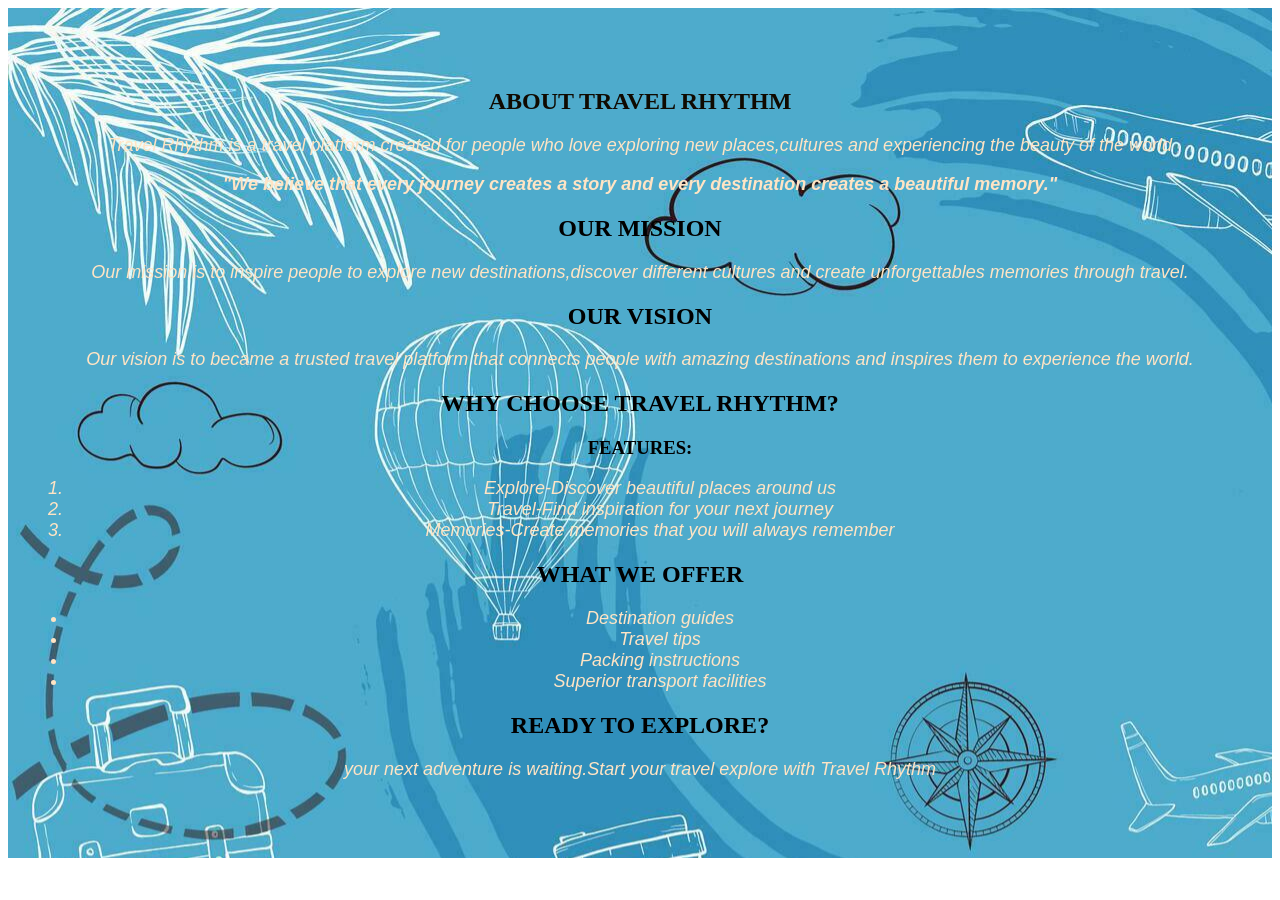
<file: about us.html>
<!DOCTYPE html>
<html lang="en">
<head>
    <meta charset="UTF-8">
    <meta name="viewport" content="width=device-width, initial-scale=1.0">
    <title>about us</title>
    <link rel="stylesheet" href="lp.css">
</head>
<body>
    <div class="about">
    
        <div class="content">
           <h2>ABOUT TRAVEL RHYTHM</h2>
           <p>Travel Rhythm is a travel platform created for people who love exploring new places,cultures and experiencing the beauty of the world<br></p>
           <b>"We believe that every journey creates a story and every destination creates a beautiful memory."</b>
        </div>
        <div class="mission">
           <h2>OUR MISSION</h2>
           <p>Our mission is to inspire people to explore new destinations,discover different cultures and create unforgettables memories through travel.</p>
        </div>
        <div class="vision">
           <h2>OUR VISION</h2>
           <p>Our vision is to became a trusted travel platform that connects people with amazing destinations and inspires them to experience the world.</p>
        </div>
        <div clsss="why choose us">
           <h2>WHY CHOOSE TRAVEL RHYTHM?</h2>
           <div class="features">
            <h3>FEATURES:</h3>
            <ol>
                <li>Explore-Discover beautiful places around us</li>
                <li>Travel-Find inspiration for your next journey</li>
                <li>Memories-Create memories that you will always remember</li>
            </ol>
            </div>

        </div>
        <div class="offer">
           <h2>WHAT WE OFFER</h2>
           <ul>
               <li>Destination guides</li>
               <li>Travel tips</li>
               <li>Packing instructions</li>
               <li>Superior transport facilities</li>
          </ul>
        </div>
         <div class="journey">
           <h2>READY TO EXPLORE?</h2>
           <p>your next adventure is waiting.Start your travel explore with Travel Rhythm</p>
       </div>
    </div>
</body>
</html>
</file>
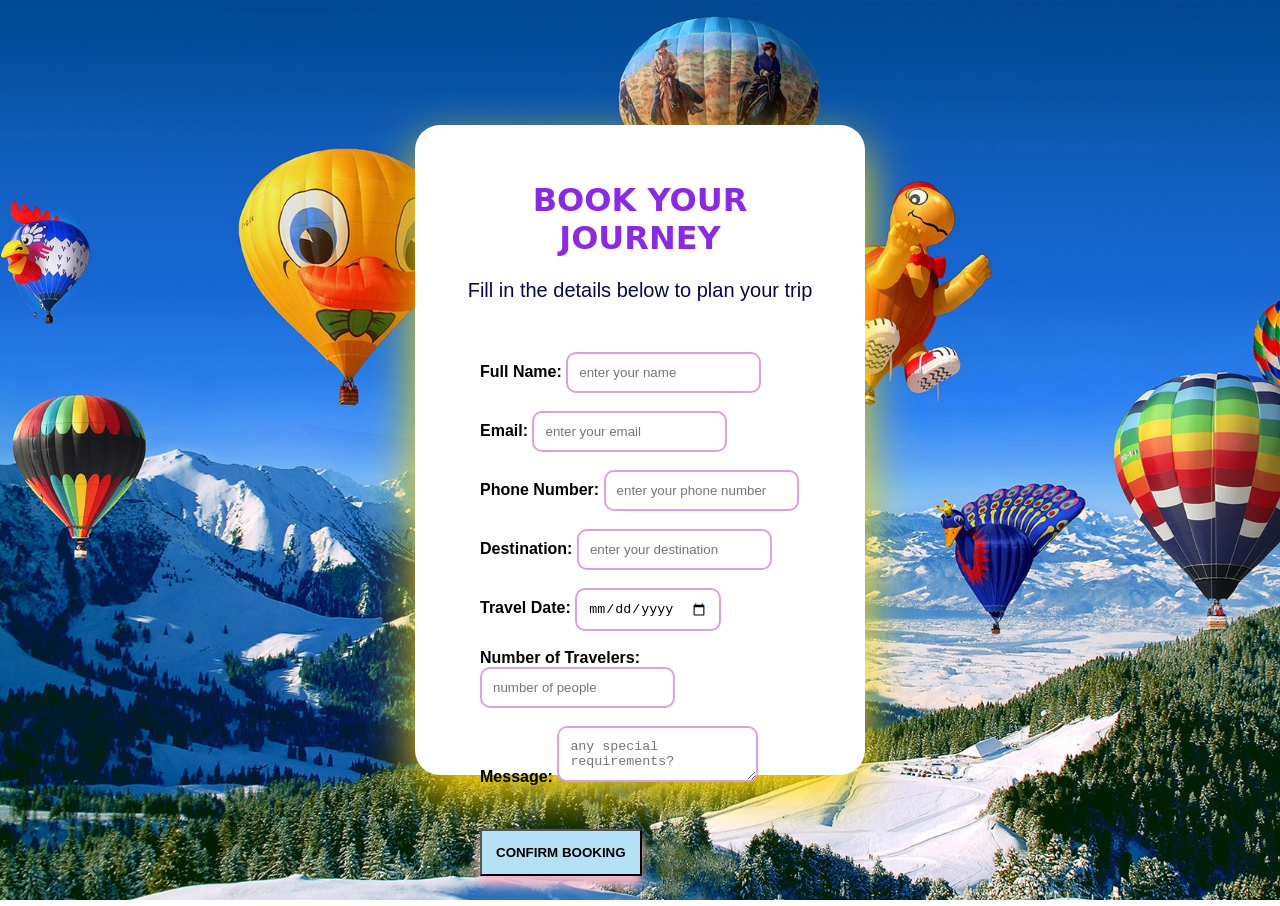
<file: book.html>
<!DOCTYPE html>
<html lang="en">
<head>
    <meta charset="UTF-8">
    <meta name="viewport" content="width=device-width, initial-scale=1.0">
    <title>book your journey</title>
    <link rel="stylesheet" href="book.css">
</head>
<body>
    <div class="booking-container">
        <h1>BOOK YOUR JOURNEY</h1>
        <p>Fill in the details below to plan your trip</p>
        <form>
            <label>Full Name:</label>
            <input type="text" placeholder="enter your name"required><br><br>
            <label>Email:</label>
            <input type="email" placeholder="enter your email"required><br><br>
            <label>Phone Number:</label>
            <input type="tel" placeholder="enter your phone number"required><br><br>
            <label>Destination:</label>
            <input type="text" placeholder="enter your destination"required><br><br>
            <label>Travel Date:</label>
            <input type="date"required><br><br>
            <label>Number of Travelers:</label>
            <input type="number"min="1"placeholder="number of people"required><br><br>
            <label>Message:</label>
            <textarea placeholder="any special requirements?"></textarea><br><br>
            <button>CONFIRM BOOKING</button>
        </form>
    </div>
    
</body>
</html>
</file>
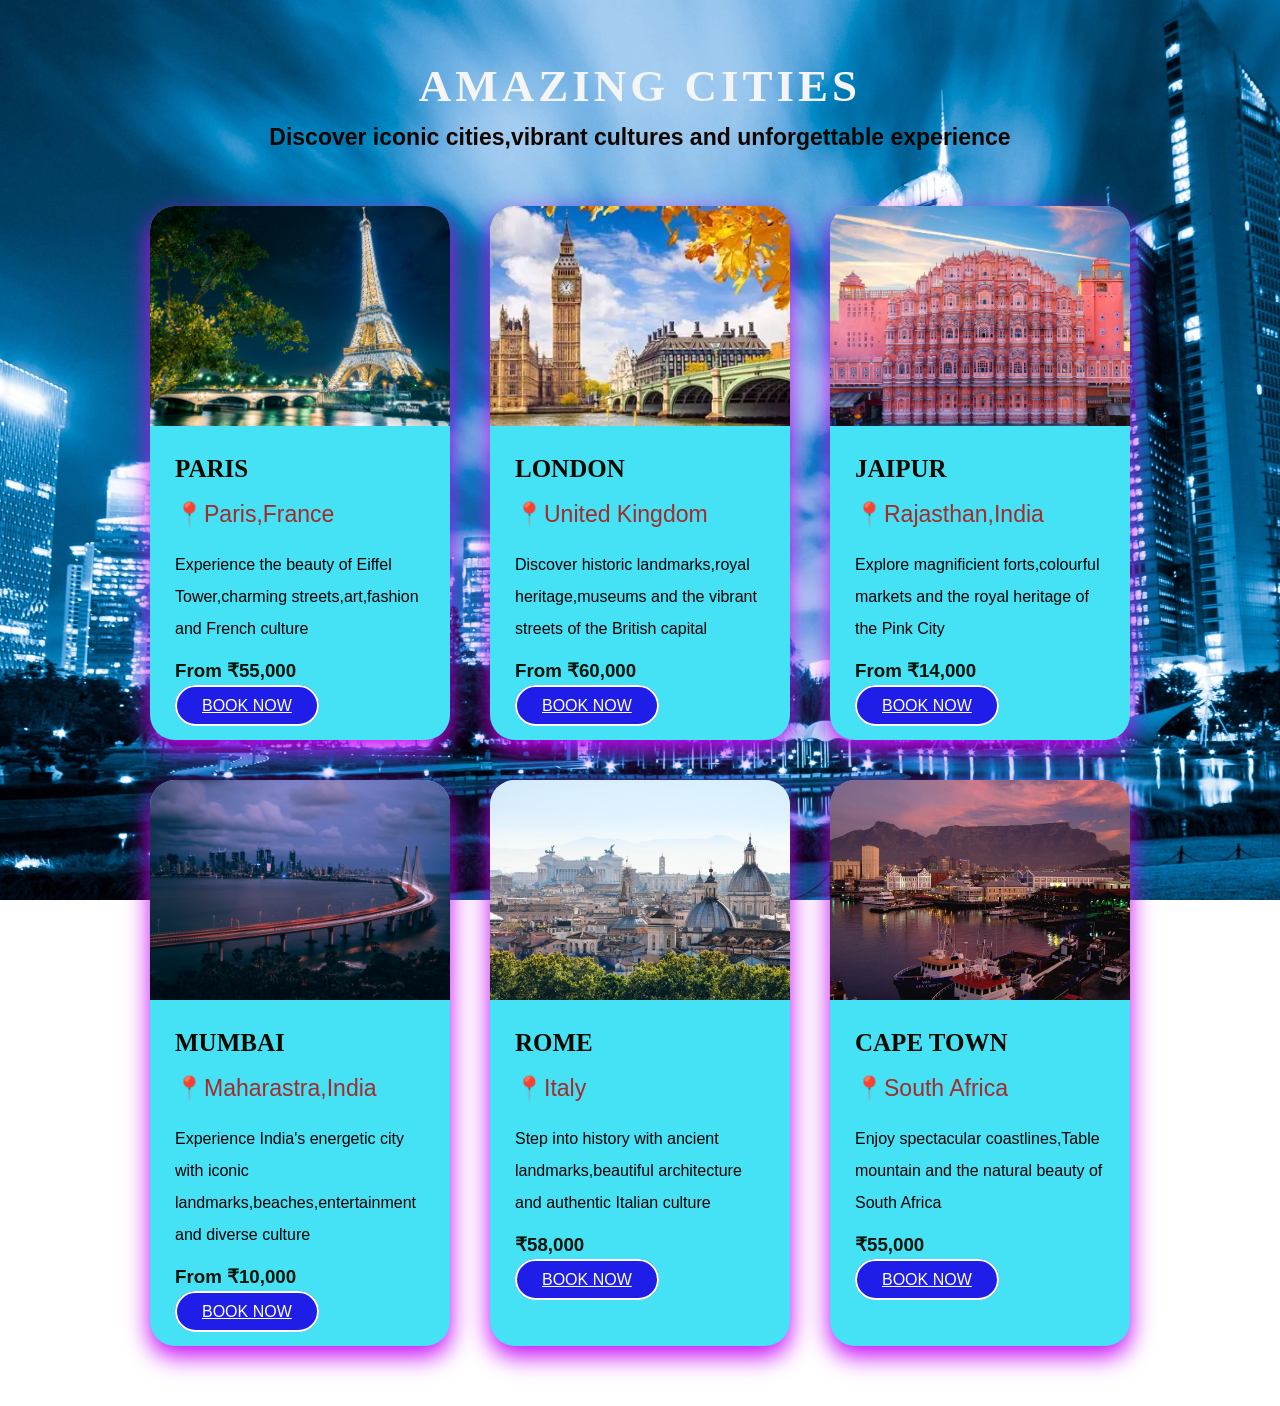
<file: city.html>
<!DOCTYPE html>
<html lang="en">
<head>
    <meta charset="UTF-8">
    <meta name="viewport" content="width=device-width, initial-scale=1.0">
    <title>city</title>
    <link rel="stylesheet" href="city.css">
</head>
<body>
    <header class="city-header">
        <h1>AMAZING CITIES</h1>
        <p><b>Discover iconic cities,vibrant cultures and unforgettable experience</b></p>
    </header>
    <section class="city-container">
        <div class="city-card">
            <img src="paris.jpg">
            <div class="card-content">
                <h2>PARIS</h2>
                <p class="location">📍Paris,France</p>
                <p>Experience the beauty of Eiffel Tower,charming streets,art,fashion and French culture</p>
                <h3>From ₹55,000 </h3>
                <a href="book.html"class="explore-btn">BOOK NOW</a>
            </div>
        </div>
        <div class="city-card">
            <img src="london.webp">
            <div class="card-content">
                <h2>LONDON</h2>
                <p class="location">📍United Kingdom</p>
                <p>Discover historic landmarks,royal heritage,museums and the vibrant streets of the British capital</p>
                <h3>From ₹60,000</h3>
                <a href="book.html"class="explore-btn">BOOK NOW</a>
            </div>
        </div>
        <div class="city-card">
            <img src="jaipur.webp">
            <div class="card-content">
                <h2>JAIPUR</h2>
                <p class="location">📍Rajasthan,India</p>
                <p>Explore magnificient forts,colourful markets and the royal heritage of the Pink City</p>
                <h3>From ₹14,000 </h3>
                <a href="book.html"class="explore-btn">BOOK NOW</a>
            </div>
        </div>
        <div class="city-card">
            <img src="mumbai.jpg">
            <div class="card-content">
                <h2>MUMBAI</h2>
                <p class="location">📍Maharastra,India</p>
                <p>Experience India's energetic city with iconic landmarks,beaches,entertainment and diverse culture</p>
                <h3>From ₹10,000</h3>
                <a href="book.html"class="explore-btn">BOOK NOW</a>
            </div>
        </div>
        <div class="city-card">
            <img src="rome.jpg">
            <div class="card-content">
                <h2>ROME</h2>
                <p class="location">📍Italy</p>
                <p>Step into history with ancient landmarks,beautiful architecture and authentic Italian culture</p>
                <h3> ₹58,000</h3>
                <a href="book.html"class="explore-btn">BOOK NOW</a>
            </div>
        </div>
        <div class="city-card">
            <img src="capetowm.webp">
            <div class="card-content">
                <h2>CAPE TOWN </h2>
                <p class="location">📍South Africa</p>
                <p>Enjoy spectacular coastlines,Table mountain and the natural beauty of South Africa</p>
                <h3>₹55,000</h3>
                <a href="book.html"class="explore-btn">BOOK NOW</a>
            </div>
        </div>
    </section>
    
</body>
</html>
</file>
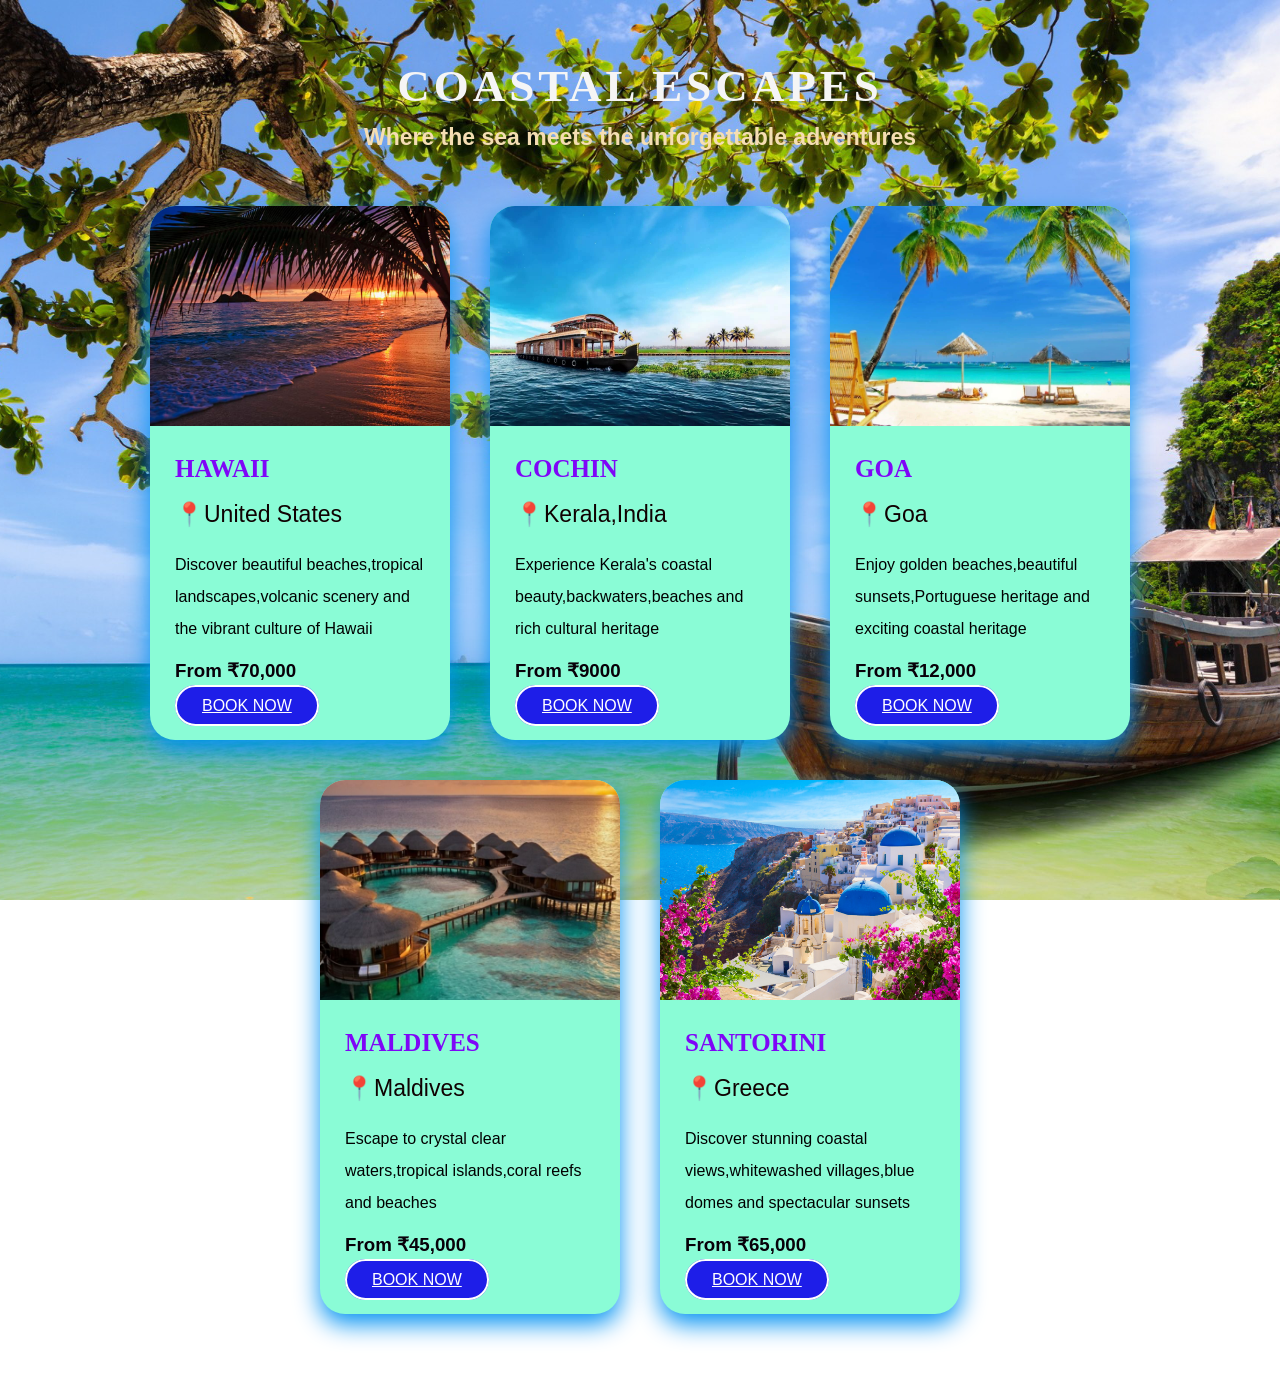
<file: coastal.html>
<!DOCTYPE html>
<html lang="en">
<head>
    <meta charset="UTF-8">
    <meta name="viewport" content="width=device-width, initial-scale=1.0">
    <title>coastal</title>
    <link rel="stylesheet" href="coastal.css">
</head>
<body>
    <header class="coastal-header">
        <h1>COASTAL ESCAPES</h1>
        <p><b>Where the sea meets the unforgettable adventures</b></p>
    </header>
    <section class="coastal-container">
        <div class="coastal-card">
            <img src="hawaii.jpg">
            <div class="card-content">
                <h2>HAWAII</h2>
                <p class="location">📍United States</p>
                <p>Discover beautiful beaches,tropical landscapes,volcanic scenery and the vibrant culture of Hawaii</p>
                <h3>From ₹70,000</h3>
                <a href="book.html"class="explore-btn">BOOK NOW</a>
            </div>
        </div>
        <div class="coastal-card">
            <img src="cochin.jpg">
            <div class="card-content">
                <h2>COCHIN</h2>
                <p class="location">📍Kerala,India</p>
                <p>Experience Kerala's coastal beauty,backwaters,beaches and rich cultural heritage</p>
                <h3>From ₹9000</h3>
                <a href="book.html"class="explore-btn">BOOK NOW</a>
            </div>
        </div>
        <div class="coastal-card">
            <img src="goa.jpg">
            <div class="card-content">
                <h2>GOA</h2>
                <p class="location">📍Goa</p>
                <p>Enjoy golden beaches,beautiful sunsets,Portuguese heritage and exciting coastal heritage</p>
                <h3>From ₹12,000</h3>
                <a href="book.html"class="explore-btn">BOOK NOW</a>
            </div>
        </div>
        <div class="coastal-card">
            <img src="maldives.jpg">
            <div class="card-content">
                <h2>MALDIVES</h2>
                <p class="location">📍Maldives</p>
                <p>Escape to crystal clear waters,tropical islands,coral reefs and beaches</p>
                <h3>From ₹45,000</h3>
                <a href="book.html"class="explore-btn">BOOK NOW</a>
            </div>
        </div>
        <div class="coastal-card">
            <img src="santorini.jpg">
            <div class="card-content">
                <h2>SANTORINI</h2>
                <p class="location">📍Greece</p>
                <p>Discover stunning coastal views,whitewashed villages,blue domes and spectacular sunsets</p>
                <h3>From ₹65,000</h3>
                <a href="book.html"class="explore-btn">BOOK NOW</a>
            </div>
        </div>
    </section>
    
</body>
</html>
</file>
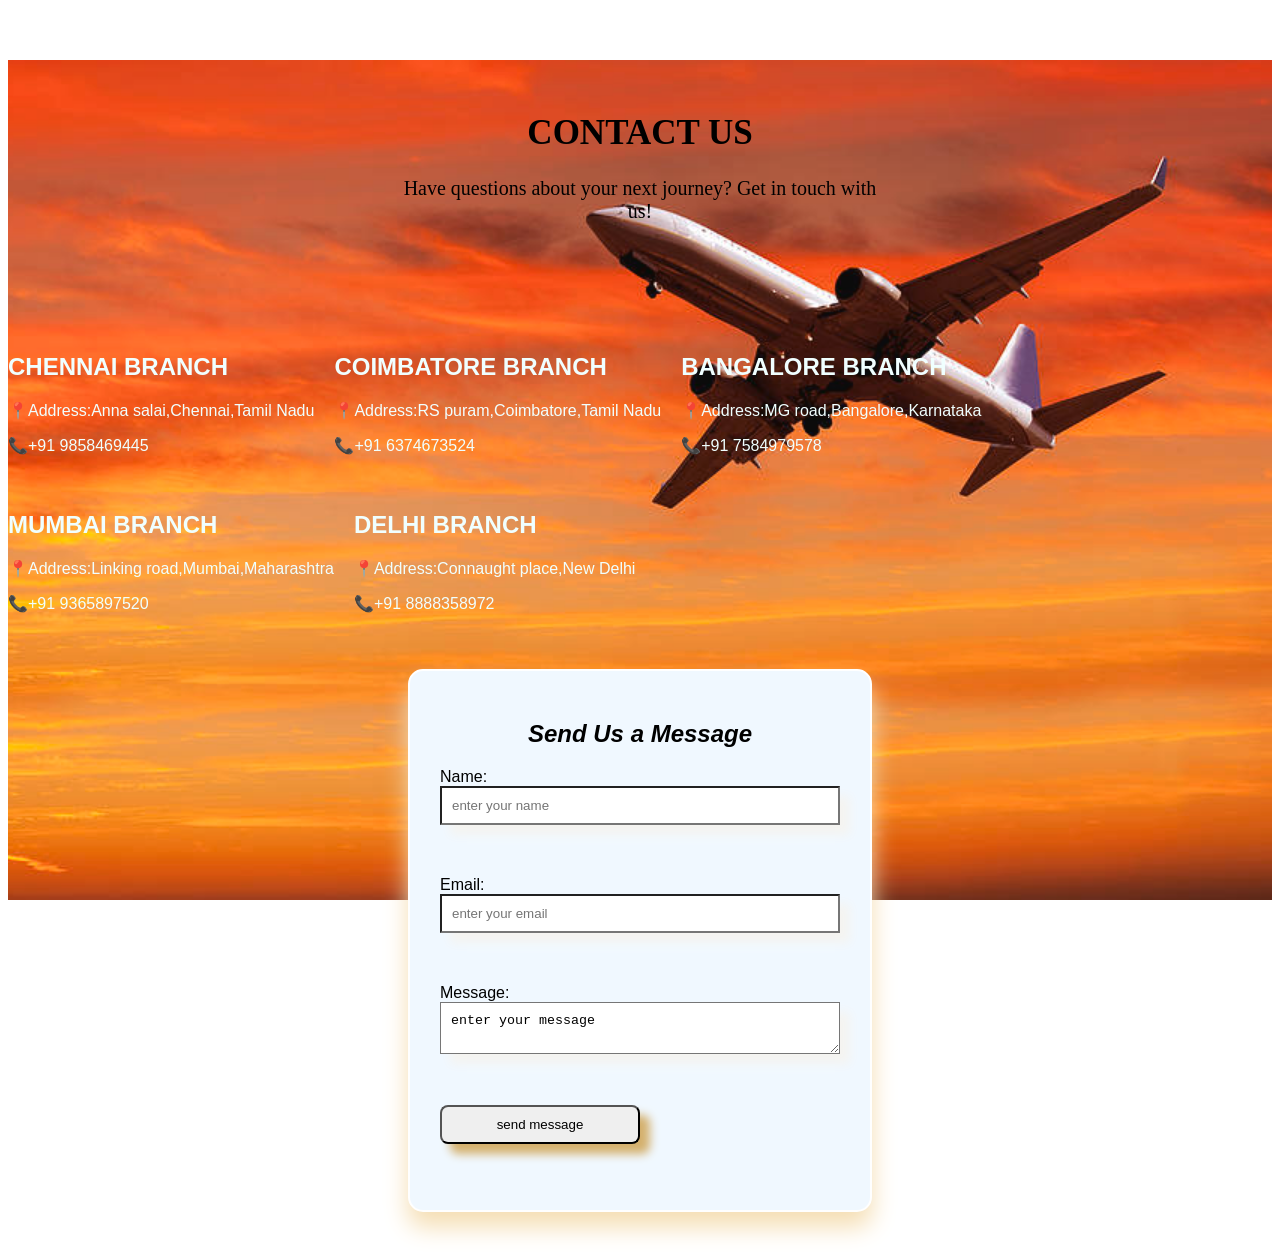
<file: contact.html>
<!DOCTYPE html>
<html lang="en">
<head>
    <meta charset="UTF-8">
    <meta name="viewport" content="width=device-width, initial-scale=1.0">
    <title>contact us</title>
    <link rel="stylesheet" href="lp.css">
</head>
<body>
    <div class="contact">
        <div class="contact-container">
        <h1>CONTACT US</h1>
        <p>Have questions about your next journey? Get in touch with us! </p>
    </div>
    <div class="branches">
        <div class="branch">
           <h2>CHENNAI BRANCH</h2>
           <p>📍Address:Anna salai,Chennai,Tamil Nadu</p>
           <p>📞+91 9858469445</p>
        </div>
        <div class="branch">
            <h2>COIMBATORE BRANCH</h2>
            <p>📍Address:RS puram,Coimbatore,Tamil Nadu</p>
            <p>📞+91 6374673524</p>
        </div>
        <div class="branch">
            <h2>BANGALORE BRANCH</h2>
            <p>📍Address:MG road,Bangalore,Karnataka</p>
            <p>📞+91 7584979578</p>
        </div>
        <div class="branch">
            <h2>MUMBAI BRANCH</h2>
            <p>📍Address:Linking road,Mumbai,Maharashtra</p>
            <p>📞+91 9365897520</p>
        </div>
        <div class="branch">
            <h2>DELHI BRANCH</h2>
            <p>📍Address:Connaught place,New Delhi</p>
            <p>📞+91 8888358972</p>
        </div>
    </div>    
        <div class="contact-form">
            <h2>Send Us a Message</h2>
            <form>
               <label>Name:</label>
               <input type="text" placeholder="enter your name"><br><br>
               <label>Email:</label>
               <input type="mail" placeholder="enter your email"><br><br>
               <label>Message:</label>
               <textarea>enter your message</textarea><br><br>
               <button>send message</button><br><br>
           </form>
        </div>   
    </div>
    
</body>
</html>
</file>
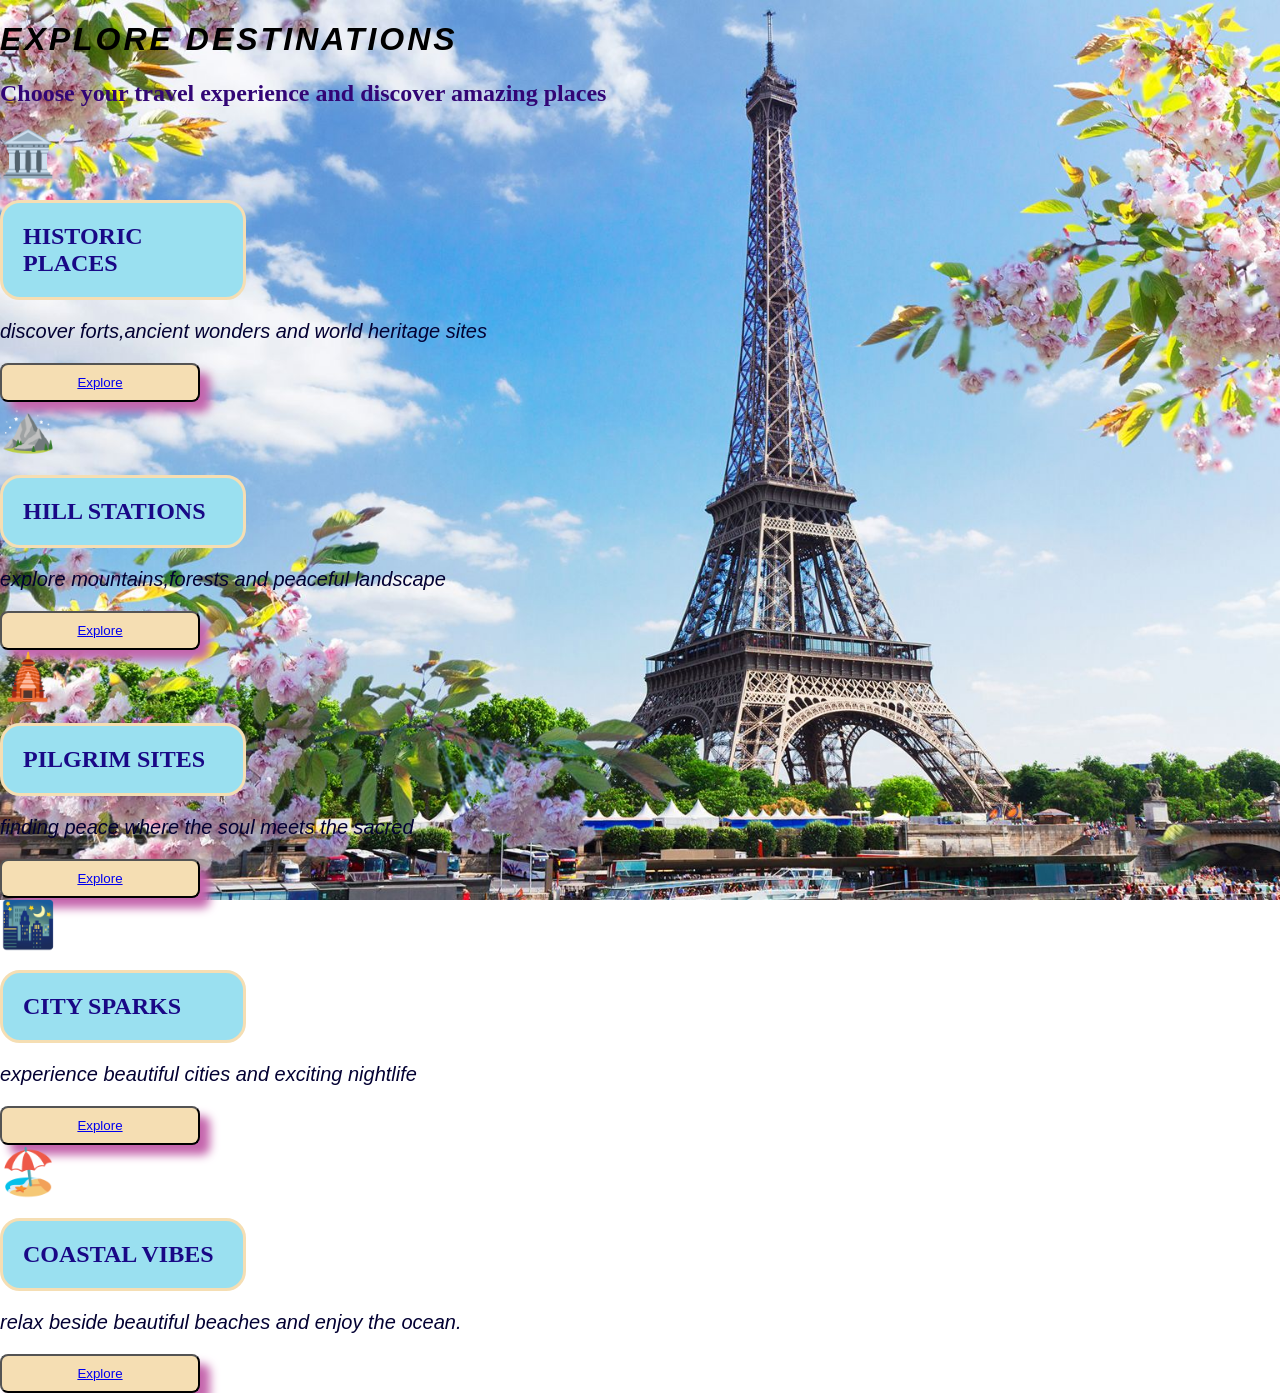
<file: destinations.html>
<!DOCTYPE html>
<html lang="en">
<head>
    <meta charset="UTF-8">
    <meta name="viewport" content="width=device-width, initial-scale=1.0">
    <title>destination</title>
    <link rel="stylesheet" href="lp2.css">
</head>
<body>
    <div class="destination-title">
        <h1>EXPLORE DESTINATIONS</h1>
        <h2>Choose your travel experience and discover amazing places</h2>
    </div>
    <section class="categories">
        <div class="category-card">
            <div class="category-icon">🏛️</div>
            <h2>HISTORIC PLACES</h2>
            <p>discover forts,ancient wonders and world heritage sites</p>
            <button><a href="historic.html" class="explore-btn">Explore</a></button>
        </div>
        <div class="category-card">
            <div class="category-icon">⛰️ </div>
            <h2>HILL STATIONS</h2>
            <p>explore mountains,forests and peaceful landscape</p>
            <button><a href="hill stations.html" class="explore-btn">Explore</a></button>
        </div>
        <div class="category-card">
            <div class="category-icon">🛕</div>
            <h2>PILGRIM SITES</h2>
            <p>finding peace where the soul meets the sacred</p>
            <button><a href="pilgrims.html" class="explore btn">Explore</a></button>
        </div>
        <div class="category-card">
            <div class="category-icon"> 🌃</div>
            <h2>CITY SPARKS</h2>
            <p>experience beautiful cities and exciting nightlife</p>
            <button><a href="city.html"class="explore-btn">Explore</a></button>
        </div>
       <div class="category-card">
                <div class="category-icon">🏖️</div>
                <h2>COASTAL VIBES</h2>
                <p>relax beside beautiful beaches and enjoy the ocean.</p>
                <button><a href="coastal.html"class="explore-btn">Explore</a></button>
        </div>

    </section>
    
</body>
</html>
</file>
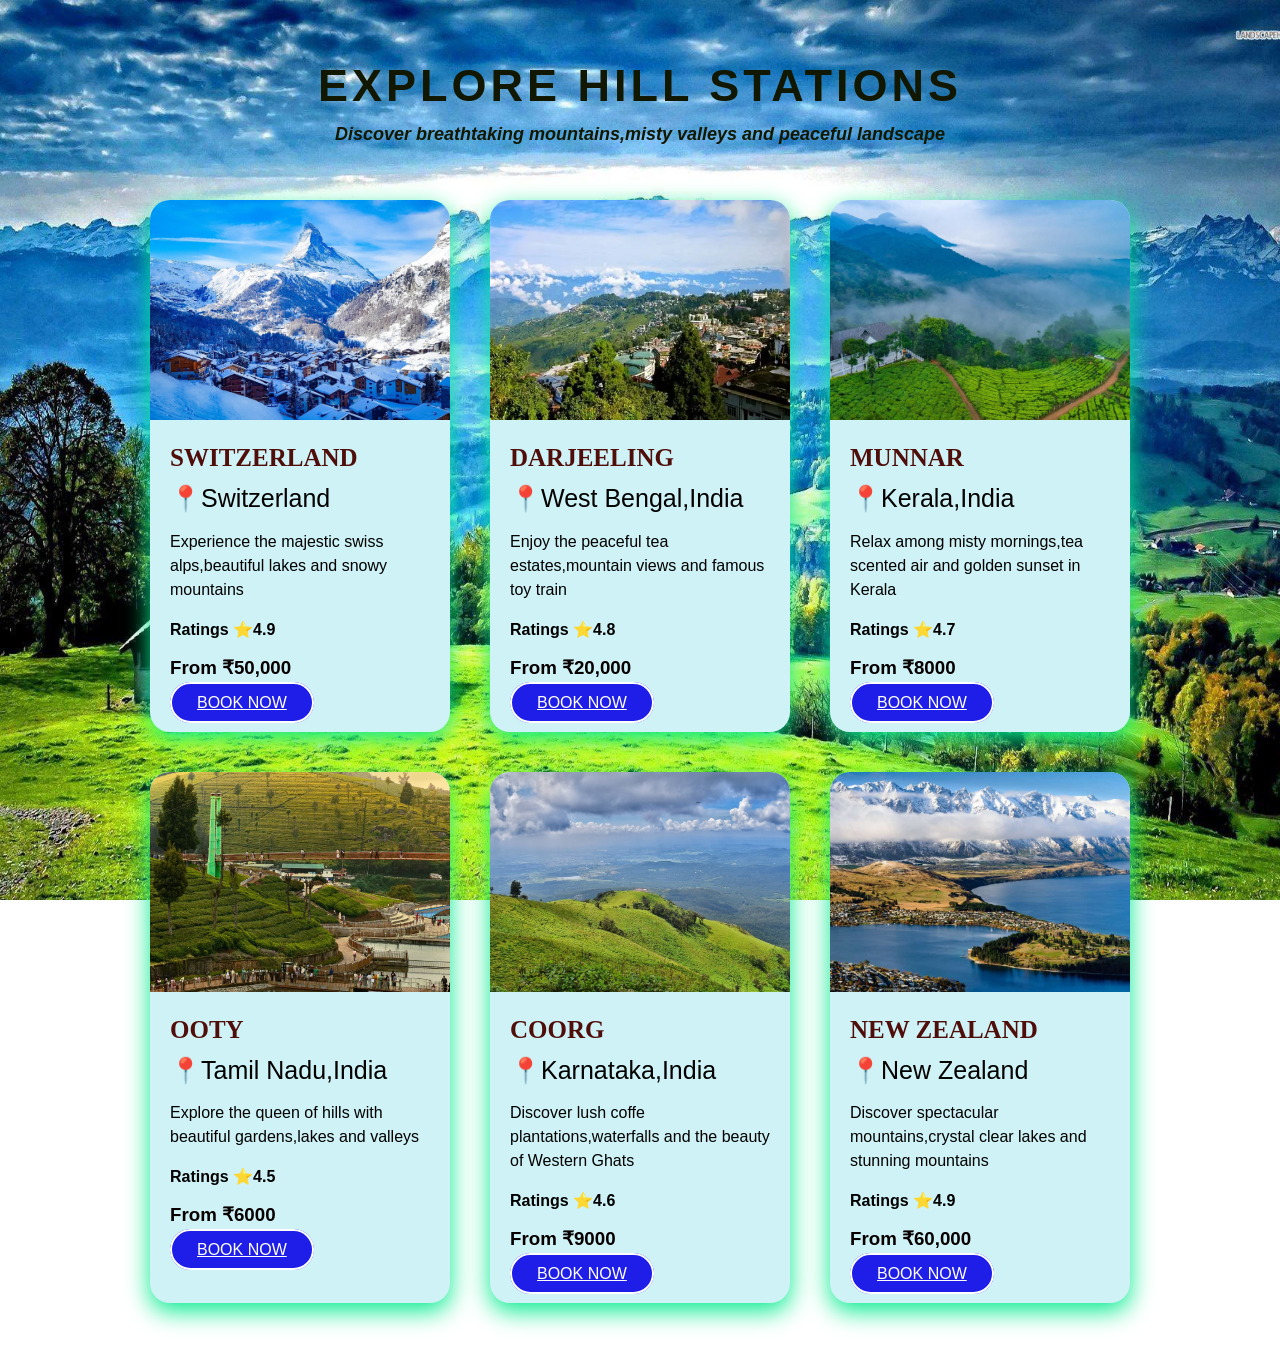
<file: hill stations.html>
<!DOCTYPE html>
<html lang="en">
<head>
    <meta charset="UTF-8">
    <meta name="viewport" content="width=device-width, initial-scale=1.0">
    <title>hill stations</title>
    <link rel="stylesheet" href="hill stations.css">
</head>
<body>
    <header class="hill-header">
        <h1>EXPLORE HILL STATIONS</h1>
        <p><b>Discover breathtaking mountains,misty valleys and peaceful landscape</b></p>
    </header>
    <section class="hill-container">
        <div class="hill-card">
            <img src="switzeriand.jpeg">
            <div class="card-content">
                <h2>SWITZERLAND</h2>
                <p class="location">📍Switzerland</p>
                <p>Experience the majestic swiss alps,beautiful lakes and snowy mountains</p>
                <h4>Ratings ⭐4.9</h4>
                <h3>From ₹50,000</h3>
                <a href="book.html"class="explore-btn">BOOK NOW</a>
            </div>
        </div>
        <div class="hill-card">
            <img src="darjeeling.webp">
            <div class="card-content">
                <h2>DARJEELING</h2>
                <p class="location">📍West Bengal,India</p>
                <p>Enjoy the peaceful tea estates,mountain views and famous toy train</p>
                <h4>Ratings ⭐4.8</h4>
                <h3>From ₹20,000</h3>
                <a href="book.html"class="explore-btn">BOOK NOW</a>
            </div>
        </div>
        <div class="hill-card">
            <img src="Munnar.jpg">
            <div class="card-content">
                <h2>MUNNAR</h2>
                <p class="location">📍Kerala,India</p>
                <p>Relax among misty mornings,tea scented air and golden sunset in Kerala</p>
                <h4>Ratings ⭐4.7</h4>
                <h3>From ₹8000</h3>
                <a href="book.html"class="explore-btn">BOOK NOW</a>
            </div>
        </div>
        <div class="hill-card">
            <img src="ooty.jpg">
            <div class="card-content">
                <h2>OOTY</h2>
                <p class="location">📍Tamil Nadu,India</p>
                <p>Explore the queen of hills with beautiful gardens,lakes and valleys</p>
                <h4>Ratings ⭐4.5</h4>
                <h3>From ₹6000</h3>
                <a href="book.html"class="explore-btn">BOOK NOW</a>
            </div>
        </div>
        <div class="hill-card">
            <img src="Karnataka-Coorg.jpg">
            <div class="card-content">
                <h2>COORG</h2>
                <p class="location">📍Karnataka,India</p>
                <p>Discover lush coffe plantations,waterfalls and the beauty of Western Ghats</p>
                <h4>Ratings ⭐4.6</h4>
                <h3>From ₹9000</h3>
                <a href="book.html"class="explore-btn">BOOK NOW</a>
            </div>
        </div>
        <div class="hill-card">
            <img src="new zealand.jpg">
            <div class="card-content">
                <h2>NEW ZEALAND</h2>
                <p class="location">📍New Zealand</p>
                <p>Discover spectacular mountains,crystal clear lakes and stunning mountains</p>
                <h4>Ratings ⭐4.9</h4>
                <h3>From ₹60,000</h3>
                <a href="book.html"class="explore-btn">BOOK NOW</a>
            </div>
        </div>
    </section>
    
</body>
</html>
</file>
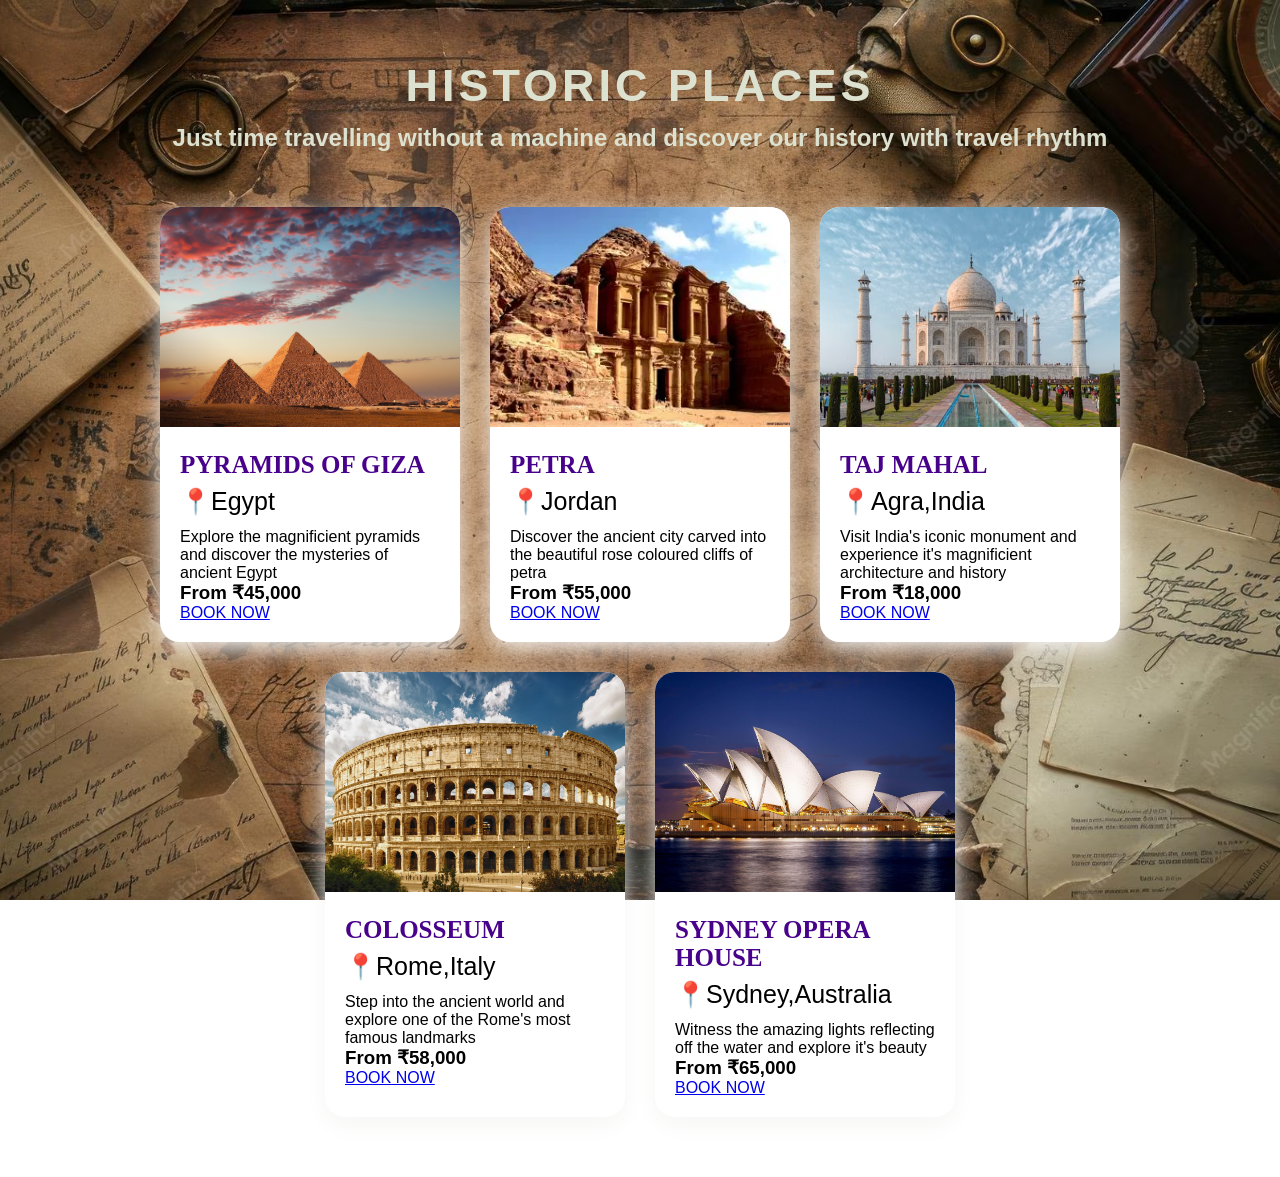
<file: historic.html>
<!DOCTYPE html>
<html lang="en">
<head>
    <meta charset="UTF-8">
    <meta name="viewport" content="width=device-width, initial-scale=1.0">
    <title>historic </title>
    <link rel="stylesheet" href="historic.css">
</head>
<body>
    <header class="historic-header">
        <h1>HISTORIC PLACES</h1>
        <h2>Just time travelling without a machine and discover our history with travel rhythm</h2>
    </header>
    <section class="historic-container">
        <div class="historic-cards">
            <img src="p giza.jpg">
            <div class="historic-content">
                <h2>PYRAMIDS OF GIZA</h2>
                <p class="location">📍Egypt</p>
                <p>Explore the magnificient pyramids and discover the mysteries of ancient Egypt</p>
                <h3>From ₹45,000</h3>
                <a href="book.html"class="explore-btn">BOOK NOW</a>
            </div>
        </div>
        <div class="historic-cards">
            <img src="petra.webp">
            <div class="historic-content">
                <h2>PETRA</h2>
                <p class="location">📍Jordan</p>
                <p>Discover the ancient city carved into the beautiful rose coloured cliffs of petra</p>
                <h3>From ₹55,000</h3>
                <a href="book.html"class="explore-btn">BOOK NOW</a>
            </div>
        </div>
        <div class="historic-cards">
            <img src="taj mahal.avif">
            <div class="historic-content">
                <h2>TAJ MAHAL</h2>
                <p class="location">📍Agra,India</p>
                <p>Visit India's iconic monument and experience it's magnificient architecture and history</p>
                <h3>From ₹18,000</h3>
                <a href="book.html"class="explore-btn">BOOK NOW</a>
            </div>
        </div>
        <div class="historic-cards">
            <img src="colosseum.jpg">
            <div class="historic-content">
                <h2>COLOSSEUM</h2>
                <p class="location">📍Rome,Italy</p>
                <p>Step into the ancient world and explore one of the Rome's most famous landmarks</p>
                <h3>From ₹58,000</h3>
                <a href="book.html"class="explore-btn">BOOK NOW</a>
            </div>
        </div>
        <div class="historic-cards">
            <img src="sydney opera house.jpg">
            <div class="historic-content">
                <h2>SYDNEY OPERA HOUSE</h2>
                <p class="location">📍Sydney,Australia</p>
                <p>Witness the amazing lights reflecting off the water and explore it's beauty</p>
                <h3>From ₹65,000</h3>
                <a href="book.html"class="explore-btn">BOOK NOW</a>
            </div>
        </div>
       
    </section>
    
</body>
</html>
</file>
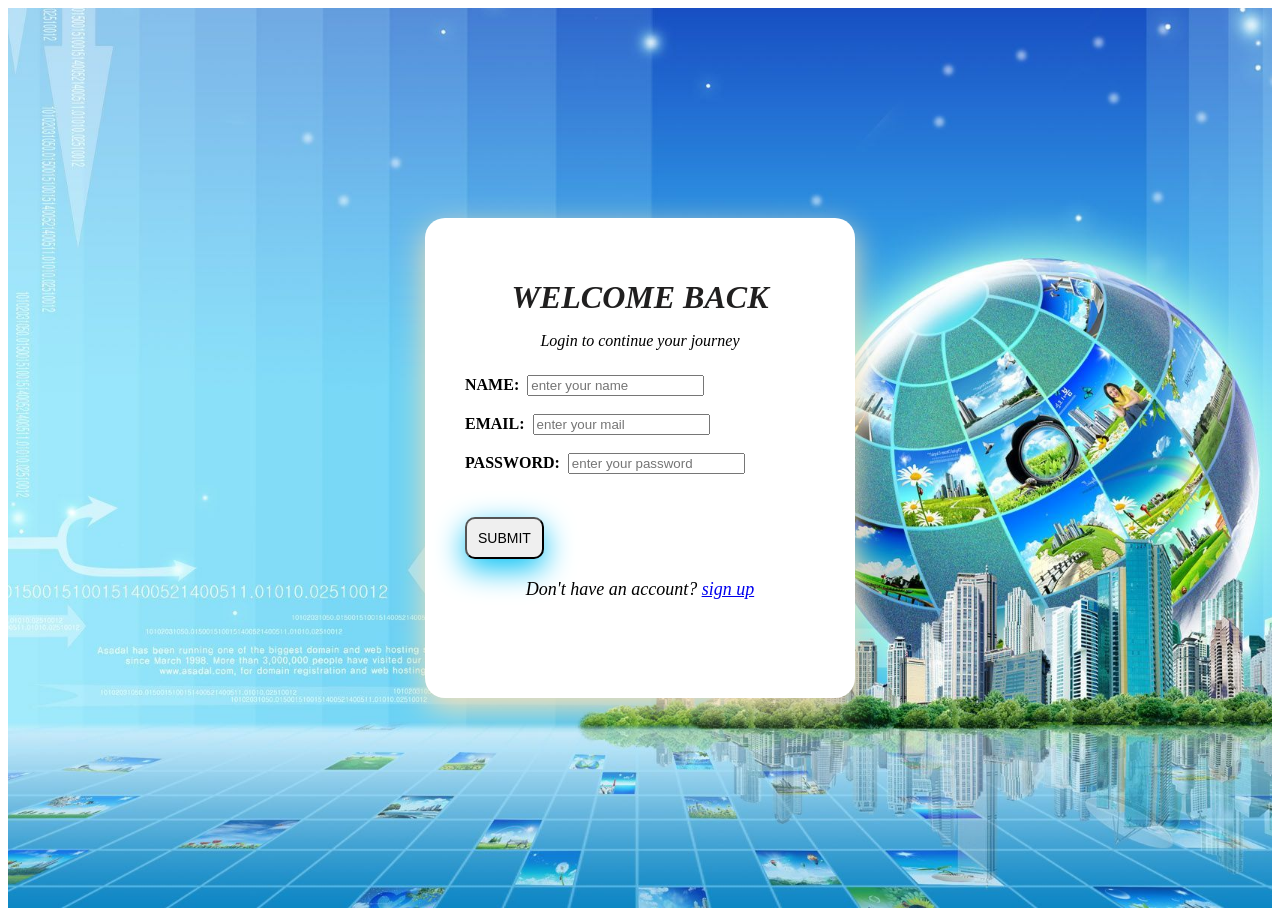
<file: login.html>
<!DOCTYPE html>
<html lang="en">
<head>
    <meta charset="UTF-8">
    <meta name="viewport" content="width=device-width, initial-scale=1.0">
    <title>login page</title>
    <link rel="stylesheet" href="lp.css">
</head>
<body>
    <div class="login-container">
        <div class="login-box">
            <h1>WELCOME BACK</h1>
            <p>Login to continue your journey</p>
            <form>
                <label>NAME:&nbsp;</label>
                <input type="text"placeholder="enter your name"required><br><br>
                <label>EMAIL:&nbsp;</label>
                <input type="mail"placeholder="enter your mail"required><br><br>
                <label>PASSWORD:&nbsp;</label>
                <input type="password"placeholder="enter your password"required><br><br>
                <button>SUBMIT</button>
            </form>
            <p class="signup">
                Don't have an account?
                <a href="#">sign up</a>
            </p>
        </div>
    </div>
    
</body>
</html>
</file>
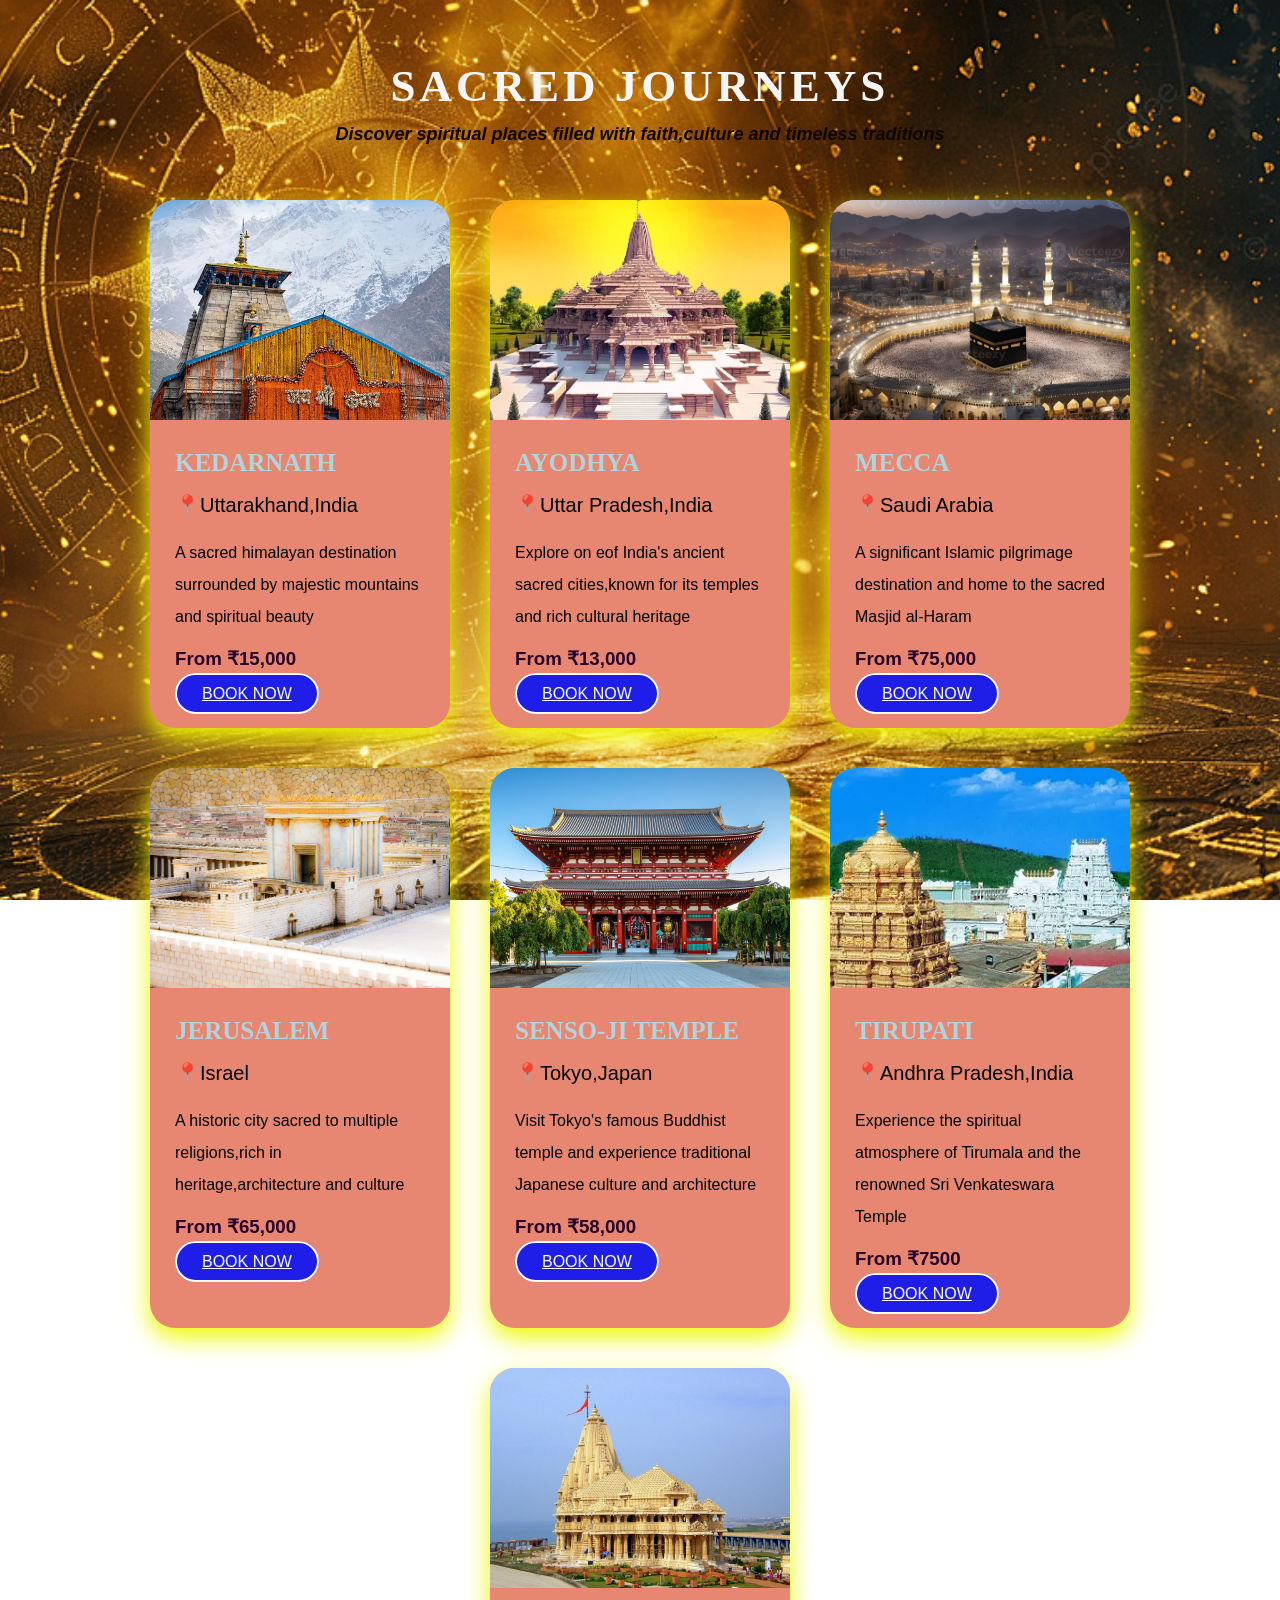
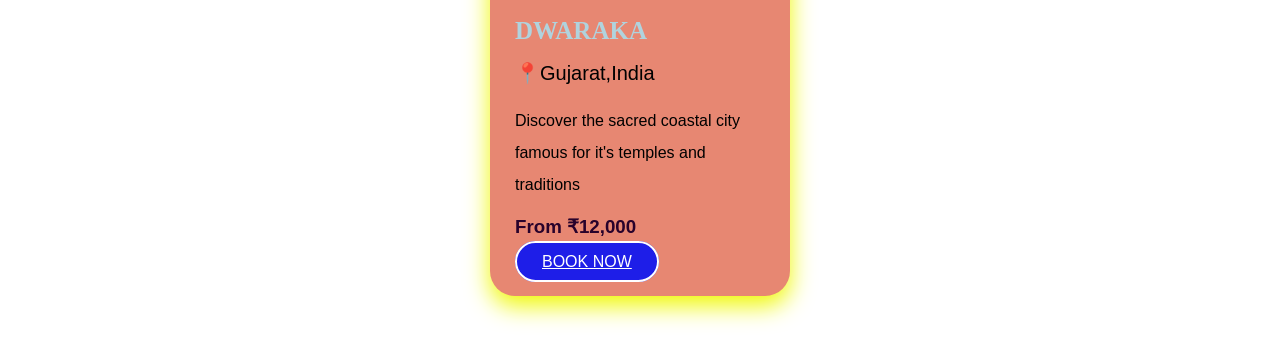
<file: pilgrims.html>
<!DOCTYPE html>
<html lang="en">
<head>
    <meta charset="UTF-8">
    <meta name="viewport" content="width=device-width, initial-scale=1.0">
    <title>pilgrims</title>
    <link rel="stylesheet" href="pilgrims.css">
</head>
<body>
    <header class="pilgrim-header">
        <h1>SACRED JOURNEYS</h1>
        <p><b>Discover spiritual places filled with faith,culture and timeless traditions</b></p>
    </header>
    <section class="pilgrim-container">
        <div class="pilgrim-card">
            <img src="Kedarnath-Temple.webp">
            <div class="card-content">
                <h2>KEDARNATH</h2>
                <p class="location">📍Uttarakhand,India</p>
                <p>A sacred himalayan destination surrounded by majestic mountains and spiritual beauty</p>
                <h3>From ₹15,000</h3>
                <a href="book.html"class="explore-btn">BOOK NOW</a>
            </div>
        </div>
        <div class="pilgrim-card">
            <img src="ayodhya.webp">
            <div class="card-content">
                <h2>AYODHYA</h2>
                <p class="location">📍Uttar Pradesh,India</p>
                <p>Explore on eof India's ancient sacred cities,known for its temples and rich cultural heritage</p>
                <h3>From ₹13,000 </h3>
                <a href="book.html"class="explore-btn">BOOK NOW</a>
            </div>
        </div>
        <div class="pilgrim-card">
            <img src="mecca.jpg">
            <div class="card-content">
                <h2>MECCA</h2>
                <p class="location">📍Saudi Arabia</p>
                <p>A significant Islamic pilgrimage destination and home to the sacred Masjid al-Haram</p>
                <h3>From ₹75,000</h3>
                <a href="book.html"class="explore-btn">BOOK NOW</a>
            </div>
        </div>
        <div class="pilgrim-card">
            <img src="jerusalem.jpg">
            <div class="card-content">
                <h2>JERUSALEM</h2>
                <p class="location">📍Israel</p>
                <p>A historic city sacred to multiple religions,rich in heritage,architecture and culture</p>
                <h3>From ₹65,000</h3>
                <a href="book.html"class="explore-btn">BOOK NOW</a>
            </div>
        </div>
        <div class="pilgrim-card">
            <img src="sensaji.jpg">
            <div class="card-content">
                <h2>SENSO-JI TEMPLE</h2>
                <p class="location">📍Tokyo,Japan</p>
                <p>Visit Tokyo's famous Buddhist temple and experience traditional Japanese culture and architecture</p>
                <h3>From ₹58,000 </h3>
                <a href="book.html"class="explore-btn">BOOK NOW</a>
            </div>
        </div>
        <div class="pilgrim-card">
            <img src="tirupati.webp">
            <div class="card-content">
                <h2>TIRUPATI</h2>
                <p class="location">📍Andhra Pradesh,India</p>
                <p>Experience the spiritual atmosphere of Tirumala and the renowned Sri Venkateswara Temple</p>
                <h3>From ₹7500 </h3>
                <a href="book.html"class="explore-btn">BOOK NOW</a>
            </div>
        </div>
        <div class="pilgrim-card">
            <img src="dwaraka.jpg">
            <div class="card-content">
                <h2>DWARAKA</h2>
                <p class="location">📍Gujarat,India</p>
                <p>Discover the sacred coastal city famous for it's temples and traditions</p>
                <h3>From ₹12,000</h3>
                <a href="book.html"class="explore-btn">BOOK NOW</a>
            </div>
        </div>
    </section>

    
</body>
</html>
</file>
<file: lp.css>
.home{
    padding: 20px;
    align-items: center;
    gap: 40px;

}
.home nav {
    align-items: center;
    justify-content: space-between;
    gap:10px;
    display: flex;
    color:rgb(87, 40, 40);
    
}
.home nav button {
    background:rgb(5, 238, 254);
    padding:15px 10px;
    border-radius: 5px;
    font-size: 15px;
    cursor: pointer;
    box-shadow: 0 10px 20px wheat;
}
nav button:hover {
    background:plum;
    box-shadow: 0 5px 15px rgb(149, 2, 240);
    transform: translateY(-10px);
}
.home{
     margin:0;
     background-image:url("pictures/flight bg.jpg");
     background-size: cover;
     background-position: center;
     background-repeat: no repeat;
     background-attachment: fixed;
     animation: backgroundZoom 12s ease-in-out infinite alternate;
}
@keyframes backgroundZoom {
    0%{
        background-size: 100% 100%;
        background-position: center center;
    }
    50%{
        background-size: 108% 108%;
        background-position: center;
    }
    100%{
        background-size: 115% 115%;
        background-position: center top;
    }
}
.hero {
    height:80vh;
    display:flex;
    justify-content: center;
    align-items: center;
    text-align: center;
    
}
.hero-content {
    color:rgb(3, 31, 72);
}
.hero h1 {
    font-size: 55px;
    font-style: italic;
    margin-bottom: 15px;
    color:rgb(3, 31, 72);
}
.hero p {
    font-size: 30px;
    margin-bottom: 25px;
    font-family:lucida handwriting;
    font-style: bold;
}
.logo {
    width:150px;
    border-radius: 50%;
    padding:10px;
    justify-content: space-between;
    box-shadow:0 8px 10px gold;
}

/* about us */
.about{
    text-align: center;
    background-image:url("pictures/blue.jpg");
    padding:60px 20px;
    animation: backgroundZoom 2s ease-in-out infinite alternate;
}
@keyframes backgroundZoom {
    from{
        background-size: 100%;
    }
    to {
        background-size: 110%;
    }
}
.content h2 {
    color: rgb(16, 10, 0);
    animation: floatTitle 3s ease-in-out infinite;
}
@keyframes floatTitle {
    0%{
        transform:translateY(10);
    }
    50%{
        transform: translateY(-10px);
    }
    100%{
        transform:translateY(5);
    }
}
.content p {
    color:bisque;
    font-size: large;
    font-family:'Gill Sans', 'Gill Sans MT', Calibri, 'Trebuchet MS', sans-serif;
    font-style: italic;
}
.content b {
    color:bisque;
    font-size: large;
    font-family: 'Gill Sans', 'Gill Sans MT', Calibri, 'Trebuchet MS', sans-serif;
    font-style: italic;
}
.content:hover{
     transform:scale(1.05);
}

.mission p {
    color:bisque;
    font-size: large;
    font-family: 'Gill Sans', 'Gill Sans MT', Calibri, 'Trebuchet MS', sans-serif;
    font-style: italic;
}
.mission:hover{
     transform:scale(1.05);
}

.vision p {
    color:bisque;
    font-size: large;
    font-family: 'Gill Sans', 'Gill Sans MT', Calibri, 'Trebuchet MS', sans-serif;
    font-style: italic;
}
.vision:hover{
     transform:scale(1.05);
}

.features li {
    color:bisque;
    font-size: large;
    font-family: 'Gill Sans', 'Gill Sans MT', Calibri, 'Trebuchet MS', sans-serif;
    font-style: italic;
    animation: popUp 1s ease;
}
.features:hover{
    transform:scale(1.05);
}

.offer li {
    color:bisque;
    font-size: large;
    font-family: 'Gill Sans', 'Gill Sans MT', Calibri, 'Trebuchet MS', sans-serif;
    font-style: italic;
}
.offer:hover{
     transform:scale(1.05);
}

.journey p {
    color:bisque;
    font-size: large;
    font-family: 'Gill Sans', 'Gill Sans MT', Calibri, 'Trebuchet MS', sans-serif;
    font-style: italic;
}
.journey:hover{
     transform:scale(1.05);
}
/*login page*/

.login-container {
    min-height: 100vh;
    display: flex;
    justify-content: center;
    background-image:url("pictures/login page bg.jpg");
    background-size: cover;
    background-position: center;
    background-repeat: no-repeat;
    align-items: center;
}
.login-box {
    width:350px;
    padding:40px;
    background: white;
    border-radius: 20px;
    text-align: center;
    box-shadow:0 10px 30px wheat;
    height:400px; 
}
.login-box h1 {
    color:rgb(32, 31, 31);
    margin-bottom: 8px;
    font-family: lucida handwriting;
    font-style: italic;
}
.login-box p {
    color:black;
    margin-bottom: 25px;
    font-style: italic;
    font-family: Georgia, 'Times New Roman', Times, serif;
}
.login-box form {
    text-align: left;
}
.login-box label {
    margin:12px 0 6px;
    font-weight: bold;
    font-family: Cambria, Cochin, Georgia, Times, 'Times New Roman', serif;
}
.login-box button {
    margin-top: 25px;
    padding:11px;
    border-radius: 10px;
    font-size: 14px;
    cursor:pointer;
    transition:0.3s;
    box-shadow: 0 10px 30px rgb(5, 193, 245);
}
.login-box button:hover {
    transform: translateY(-15px);
    background: aquamarine;
}
.signup {
    margin-top: 20px;
    font-size: 18px;

}
/* contact*/

.contact{
    margin:0;
    font-family: Arial, Helvetica, sans-serif;
    background-image:url("pictures/contact bg.jpg");
    background-repeat: no-repeat;
    background-size: cover;
    background-position: center;
    background-attachment: fixed;
    animation:floatingBackground 5s ease-in-out infinite alternate;
}
@keyframes floatingBackground {
    from{
        background-position: center top;
    }
    to{
        background-position: center 50px;
    }
}
.contact-container {
    width: 500px;
    margin:60px auto;
    padding:30px;
    text-align: center;
}
.contact-container h1 {
    font-size: 35px;
    font-family: "lucida handwriting";
}
.contact-container p{
    font-size: 20px;
    font-style: bold;
    font-family: 'Times New Roman', Times, serif;
}
.contact-form {
    width:400px;
    margin:40px auto;
    padding:30px;
    background-color: aliceblue;
    border: 2px solid white;
    border-radius: 15px;
    box-shadow: 0 15px 25px wheat;
}
.contact-form h2{
    text-align: center;
    font-style: italic;
}
.contact-form form {
    display: flex;
    flex-direction: column;
}
.contact-form input{
    padding:10px;
    margin-bottom: 15px;
    box-shadow:10px 10px 10px rgb(245, 244, 241);
}
.contact-form textarea{
    padding:10px;
    margin-bottom: 15px;
    box-shadow:10px 10px 10px rgb(245, 244, 241);
}
.contact-form button{
    padding:10px;
    border-radius: 8px;
    width:200px;
    box-shadow: 10px 10px 10px rgb(212, 176, 109);
}
.contact-form button:hover{
    background-color: rgb(163, 111, 60);
    transform: translateY(-10px);
}
.branches {
    display:flex;
    flex-wrap: wrap;
    gap:20px;
    color: azure;
}
.branch:hover{
    transform: translateY(-18px);
    color:blanchedalmond;
}
/*footer*/
.footer-container{
    background: rgb(6, 214, 237);
    color:rgb(7, 42, 241);
    padding:10px;
    height: 260px;
}
.footer-section h3{
    font-size: 20px;
    margin-bottom: 20px;
    font-family: cursive;
}
.footer-section p{
    line-height: 1.7;
    font-family: 'Franklin Gothic Medium', 'Arial Narrow', Arial, sans-serif;
}
.social a{
    color:rgb(65, 6, 242);
    margin:0 15px;
    font-size: 20px;
}
.social a:hover{
    color:wheat;
}
.footer-bottom{
    text-align: center;
    margin-top: 20px;
    padding-top: 15px;
    border-top: 1px solid rgb(0, 11, 14);
}
.footer-bottom p{
    color:rgb(0, 3, 9);
    font-size: 23px;
}
/*videos*/
.travel-clips{
    text-align: center;
    padding:70px 30px;
     margin:0;
     background-image:url("pictures/flight bg.jpg");
     background-size: cover;
     background-position: center;
     background-repeat: no repeat;
     background-attachment: fixed;
}
.travel-clips h2{
    font-size: 40px;
    margin-bottom: 10px;
    font-family:copperplate,"Copperplate Gothic Light",fantasy;
    color:rgb(14, 19, 92)
}
.travel-clips p{
    margin-bottom: 40px;
    font-weight: bold;
    font-family: cursive;
    font-size: x-large;
}
.clip-container{
    display: flex;
    justify-content: center;
    gap:80px;
    flex-wrap: wrap;
}
.clip-card{
    width:300px;
    border-radius: 10px;
    overflow:hidden;
    position:relative;
    box-shadow: 0 8px 25px plum;
    transition: 0.4s;
    background: aliceblue;
    
}
.clip-card video{
    width:100%;
    height:200px;
    object-fit: cover;
    display: block;
    height:300px;
}
.clip-card h3{
    padding:15px;
    margin:0;
}
.clip-card:hover{
    transform: translateY(-10px)scale(1.03);
}
</file>
<file: book.css>
*{
    box-sizing: border-box;
}
body{
    margin:0;
    min-height: 100vh;
    display: flex;
    justify-content: center;
    align-items: center;
    font-family: Arial, Helvetica, sans-serif;
    background-image:url("pictures/hot-air-balloon.jpg");
    background-repeat: no-repeat;
    background-size: cover;
    background-attachment: fixed;
}
.booking-container{
    width:450px;
    max-width: 90%;
    height:650px;
    padding:35px;
    background:white;
    border-radius: 25px;
    box-shadow: 0 20px 50px gold;
}
.booking-container h1{
    text-align: center;
    color:blueviolet;
    font-family: system-ui, -apple-system, BlinkMacSystemFont, 'Segoe UI', Roboto, Oxygen, Ubuntu, Cantarell, 'Open Sans', 'Helvetica Neue', sans-serif;
}
.booking-container p{
    text-align: center;
    font-size: 20px;
    color:rgb(7, 7, 78);
}
form{
    padding: 30px;
}
label{
    margin: 10px 0 6px;
    font-weight: bold;
}
input,textarea{
    padding:11px;
    border:2px solid plum;
    border-radius: 10px;
}
button{
    margin-top: 25px;
    padding:14px;
    background: rgb(181, 225, 246);
    font-weight: bold;
    box-shadow: 0 10px 10px rgb(243, 185, 203);
}
button:hover{
    background:rgb(8, 203, 247);
    transform: translateY(-10px);
    box-shadow: 0 8px 20px plum;
}
</file>
<file: city.css>
*{
    margin:0;
    padding:0;
    box-sizing: border-box;
}
body{
    font-family: 'Franklin Gothic Medium', 'Arial Narrow', Arial, sans-serif;
    background-image:url("pictures/city1 bg.webp");
    background-size:cover;
    background-position: center;
    background-attachment: fixed;
    min-height: 100vh;
}
.city-header{
    text-align: center;
    padding:60px 20px 35px;
    color:whitesmoke;
}
.city-header h1{
    font-size: 45px;
    letter-spacing: 4px;
    margin-bottom: 12px;
    font-family:lucida handwriting;
}
.city-header p{
    font-size: 23px;
    font-family:Arial, Helvetica, sans-serif;
    color: rgb(16, 5, 1);
}
.city-container{
    display: flex;
    flex-wrap: wrap;
    justify-content: center;
    gap:40px;
    padding:20px 50px 60px;
}
.city-card{
    width:300px;
    background:rgb(69, 225, 245);
    border-radius: 25px;
    overflow:hidden;
    box-shadow: 0 10px 25px rgb(199, 6, 247);
}

.city-card:hover{
    transform:translateY(-25px);
    box-shadow: 0 15px 35px rgb(240, 7, 116);
}
.city-card img{
    width:100%;
    height:220px;
    object-fit: cover;
}
.city-card img:hover{
    transform:scale(1.30);
}
.card-content{
    padding:25px;
}
.card-content h2{
    font-size: 25px;
    margin-bottom: 8px;
    font-family: cursive;
    color:rgb(12, 9, 0);
}
.location{
    font-size: 23px;
    margin-bottom: 12px;
    color:brown;
}
.card-content p{
    line-height: 2.0;
}
.card-content h3{
    margin:15px 0;
    color:rgb(1, 20, 9);
}
.explore-btn{
    border:2px solid white;
    border-radius: 30px;
    margin-top: 10px;
    color:white;
    background: rgb(30, 30, 232);
    font-size: 16px;
    padding: 10px 25px;
}
.explore-btn:hover{
    background:skyblue;
    box-shadow: 0 10px 25px rgb(2, 201, 241);
}
</file>
<file: coastal.css>
*{
    margin:0;
    padding:0;
    box-sizing: border-box;
}
body{
    font-family: 'Franklin Gothic Medium', 'Arial Narrow', Arial, sans-serif;
    background-image:url("pictures/coastal1 bg.jpg");
    background-size:cover;
    background-position: center;
    background-attachment: fixed;
    min-height: 100vh;
}
.coastal-header{
    text-align: center;
    padding:60px 20px 35px;
    color:whitesmoke;
}
.coastal-header h1{
    font-size: 45px;
    letter-spacing: 4px;
    margin-bottom: 12px;
    font-family:lucida handwriting;
}
.coastal-header p{
    font-size: 23px;
    font-family:Arial, Helvetica, sans-serif;
    color: wheat;
}
.coastal-container{
    display: flex;
    flex-wrap: wrap;
    justify-content: center;
    gap:40px;
    padding:20px 50px 60px;
}
.coastal-card{
    width:300px;
    background:rgb(138, 252, 214);
    border-radius: 25px;
    overflow:hidden;
    box-shadow: 0 10px 25px rgb(3, 146, 242);
}

.coastal-card:hover{
    transform:translateY(-25px);
    box-shadow: 0 15px 35px rgb(128, 3, 206);
}
.coastal-card img{
    width:100%;
    height:220px;
    object-fit: cover;
}
.coastal-card img:hover{
    transform:scale(1.30);
}
.card-content{
    padding:25px;
}
.card-content h2{
    font-size: 25px;
    margin-bottom: 8px;
    font-family: cursive;
    color:rgb(126, 6, 247);
}
.location{
    font-size: 23px;
    margin-bottom: 12px;
    color:rgb(15, 1, 1);
}
.card-content p{
    line-height: 2.0;

}
.card-content h3{
    margin:15px 0;
    color:rgb(8, 0, 9);
}
.explore-btn{
    border:2px solid white;
    border-radius: 30px;
    margin-top: 10px;
    color:white;
    background: rgb(30, 30, 232);
    font-size: 16px;
    padding: 10px 25px;
}
.explore-btn:hover{
    background:skyblue;
    box-shadow: 0 10px 25px rgb(2, 201, 241);
}
</file>
<file: lp2.css>
/*destinations*/
body{
    margin:0;
    font-family: Arial, Helvetica, sans-serif;
    background-image:url("pictures/destination bg.jpg");
    background-size: cover;
    background-position: center;
    background-attachment: fixed;
}
.category-card button{
     padding:10px;
    border-radius: 8px;
    width:200px;
    background:wheat;
    box-shadow: 10px 10px 10px rgb(197, 101, 173);
}
.category-card button:hover{
    transform: translateX(15px);
    background-color: plum;
}
.category-card h2{
    font-family: lucida handwriting;
    font-style: bold;
    color: rgb(25, 8, 134);
    backdrop-filter: blur(8px);
    -webkit-backdrop-filter: blur(8px);
    background: rgb(154, 224, 240);
    border: 3px solid wheat;
    border-radius: 20px;
    padding: 20px;
    width: 200px;
    transition:0.4s ease;
    animation:cardAppear 1s ease forwards;
}
.category-card h2:hover{
    transform: translateY(-12px);
    box-shadow: 0 15px 35px aqua;
}
.category-card p{
    font-family:Verdana, Geneva, Tahoma, sans-serif;
    font-size: 20px;
    font-style: italic;
    color: rgb(3, 1, 51);
}
.destination-title h1{
    font-family: 'Segoe UI', Tahoma, Geneva, Verdana, sans-serif;
    font-style: italic;
    letter-spacing: 3px;
    animation:textGlow 5s ease-in-out infinite alternate;

}
@keyframes textGlow{
    from{
        text-shadow: 0 2px 5px gold;
    }
    to{
        text-shadow: 0 2px 5px rgba(246, 15, 180, 0.8););
    }
}
.destination-title h2{
    font-family:cursive;
    color:rgb(50, 5, 117);
}
.category-icon{
    font-size: 45px;
    margin-bottom: 15px;
    transition: transform 0.4s ease,filter 0.4s ease;
    animation:iconFloat 3s ease-in-out infinite;
}
@keyframes iconFloat{
    0%{
        transform:translateY(0)
    }
    50%{
        transform:translateY(-8px);
    }
    100%{
        transform:translateY(0);
    }
}
</file>
<file: hill stations.css>
*{
    margin:0;
    padding:0;
    box-sizing: border-box;
}
body{
    font-family: 'Franklin Gothic Medium', 'Arial Narrow', Arial, sans-serif;
    background-image:url("pictures/hill bg.jpg");
    background-size:cover;
    background-position: center;
    background-attachment: fixed;
    min-height: 100vh;
}
.hill-header{
    text-align: center;
    padding:60px 20px 35px;
    color:rgb(18, 23, 1);
}
.hill-header h1{
    font-size: 45px;
    letter-spacing: 4px;
    margin-bottom: 12px;
    font-family:'Lucida Sans', 'Lucida Sans Regular', 'Lucida Grande', 'Lucida Sans Unicode', Geneva, Verdana, sans-serif
}
.hill-header p{
    font-size: 18px;
    font-family:Arial, Helvetica, sans-serif;
    font-style: italic;
}
.hill-container{
    display: flex;
    flex-wrap: wrap;
    justify-content: center;
    gap:40px;
    padding:20px 50px 60px;
}
.hill-card{
    width:300px;
    background:rgb(206, 242, 246);
    border-radius: 20px;
    overflow:hidden;
    box-shadow: 0 8px 25px rgb(4, 236, 143);
    transition: 0.4s ease;
   
}

.hill-card:hover{
    transform:translateY(-25px);
    box-shadow: 0 15px 35px rgb(4, 77, 247);
}
.hill-card img{
    width:100%;
    height:220px;
    object-fit: cover;
    transition: transform 0.5s ease;
}
.hill-card img:hover{
    transform:scale(1.20);
}
.card-content{
    padding:20px;
}
.card-content h2{
    font-size: 25px;
    margin-bottom: 8px;
    font-family: cursive;
    color:rgb(80, 14, 11);
}
.location{
    font-size: 25px;
    margin-bottom: 12px;
    font-family: 'Franklin Gothic Medium', 'Arial Narrow', Arial, sans-serif;
}
.card-content p{
    line-height: 1.5;
}
.card-content h3{
    margin:15px 0;
    color:rgb(8, 0, 0);
}
.card-content h4{
    margin:18px 0;
    justify-content: space-between;
}
.explore-btn{
    border:2px solid white;
    border-radius: 30px;
    margin-top: 10px;
    color:white;
    background: rgb(30, 30, 232);
    font-size: 16px;
    padding: 10px 25px;
}
.explore-btn:hover{
    background:skyblue;
    box-shadow: 0 10px 25px rgb(2, 201, 241);
}
</file>
<file: historic.css>
*{
    margin:0;
    padding:0;
    box-sizing: border-box;
}
body{
    font-family: 'Franklin Gothic Medium', 'Arial Narrow', Arial, sans-serif;
    background-image:url("pictures/history bg.avif");
    background-size:cover;
    background-position: center;
    background-attachment: fixed;
    min-height: 100vh;
}
.historic-header{
    text-align: center;
    padding:60px 20px 35px;
    color:rgb(221, 225, 207);
    animation:headingAppear 1.2s ease;
}
.historic-header h1{
    font-size: 45px;
    letter-spacing: 4px;
    margin-bottom: 12px;
    font-family:'Lucida Sans', 'Lucida Sans Regular', 'Lucida Grande', 'Lucida Sans Unicode', Geneva, Verdana, sans-serif
}
.historic-header p{
    font-size: 18px;
    font-family:'Times New Roman', Times, serif;
}
.historic-container{
    display: flex;
    flex-wrap: wrap;
    justify-content: center;
    gap:30px;
    padding:20px 50px 60px;
}
.historic-cards{
    width:300px;
    background:white;
    border-radius: 20px;
    overflow:hidden;
    box-shadow: 0 8px 25px rgb(247, 246, 245);
    transition: 0.4s ease;
   
}

.historic-cards:hover{
    transform:translateY(-15px);
    box-shadow: 0 15px 35px rgb(246, 246, 8);
}
.historic-cards img{
    width:100%;
    height:220px;
    object-fit: cover;
    transition: transform 0.5s ease;
}
.historic-cards img:hover{
    transform:scale(1.15);
}
.historic-content{
    padding:20px;
}
.historic-content h2{
    font-size: 25px;
    margin-bottom: 8px;
    font-family: cursive;
    color:rgb(72, 1, 138);
}
.location{
    font-size: 25px;
    margin-bottom: 12px;
    font-family: 'Franklin Gothic Medium', 'Arial Narrow', Arial, sans-serif;
.historic-content p{
    line-height: 1.5;
}
.historic-content h3{
    margin:15px 0;
    color:rgb(61, 33, 7);
}
.explore-btn{
    border:2px solid white;
    border-radius: 30px;
    margin-top: 10px;
    color:white;
    background: rgb(30, 30, 232);
    font-size: 16px;
    padding: 10px 25px;
}
.explore-btn:hover{
    background:skyblue;
    box-shadow: 0 10px 25px rgb(2, 201, 241);
}
</file>
<file: pilgrims.css>
*{
    margin:0;
    padding:0;
    box-sizing: border-box;
}
body{
    font-family: 'Franklin Gothic Medium', 'Arial Narrow', Arial, sans-serif;
    background-image:url("pictures/pil bg.jpg");
    background-size:cover;
    background-position: center;
    background-attachment: fixed;
    min-height: 100vh;
}
.pilgrim-header{
    text-align: center;
    padding:60px 20px 35px;
    color:whitesmoke;
}
.pilgrim-header h1{
    font-size: 45px;
    letter-spacing: 4px;
    margin-bottom: 12px;
    font-family:lucida handwriting;
}
.pilgrim-header p{
    font-size: 18px;
    font-family:Arial, Helvetica, sans-serif;
    font-style: italic;
    color: rgb(16, 5, 1);
}
.pilgrim-container{
    display: flex;
    flex-wrap: wrap;
    justify-content: center;
    gap:40px;
    padding:20px 50px 60px;
}
.pilgrim-card{
    width:300px;
    background:rgb(231, 135, 114);
    border-radius: 25px;
    overflow:hidden;
    box-shadow: 0 10px 25px rgb(239, 248, 2);
}

.pilgrim-card:hover{
    transform:translateY(-25px);
    box-shadow: 0 15px 35px rgb(253, 34, 5);
}
.pilgrim-card img{
    width:100%;
    height:220px;
    object-fit: cover;
}
.pilgrim-card img:hover{
    transform:scale(1.25);
}
.card-content{
    padding:25px;
}
.card-content h2{
    font-size: 25px;
    margin-bottom: 8px;
    font-family: cursive;
    color:rgb(176, 211, 222);
}
.location{
    font-size: 20px;
    margin-bottom: 12px;
}
.card-content p{
    line-height: 2.0;
}
.card-content h3{
    margin:15px 0;
    color:rgb(40, 2, 43);
}
.explore-btn{
    border:2px solid white;
    border-radius: 30px;
    margin-top: 10px;
    color:white;
    background: rgb(30, 30, 232);
    font-size: 16px;
    padding: 10px 25px;
}
.explore-btn:hover{
    background:skyblue;
    box-shadow: 0 10px 25px rgb(2, 201, 241);
}
</file>
